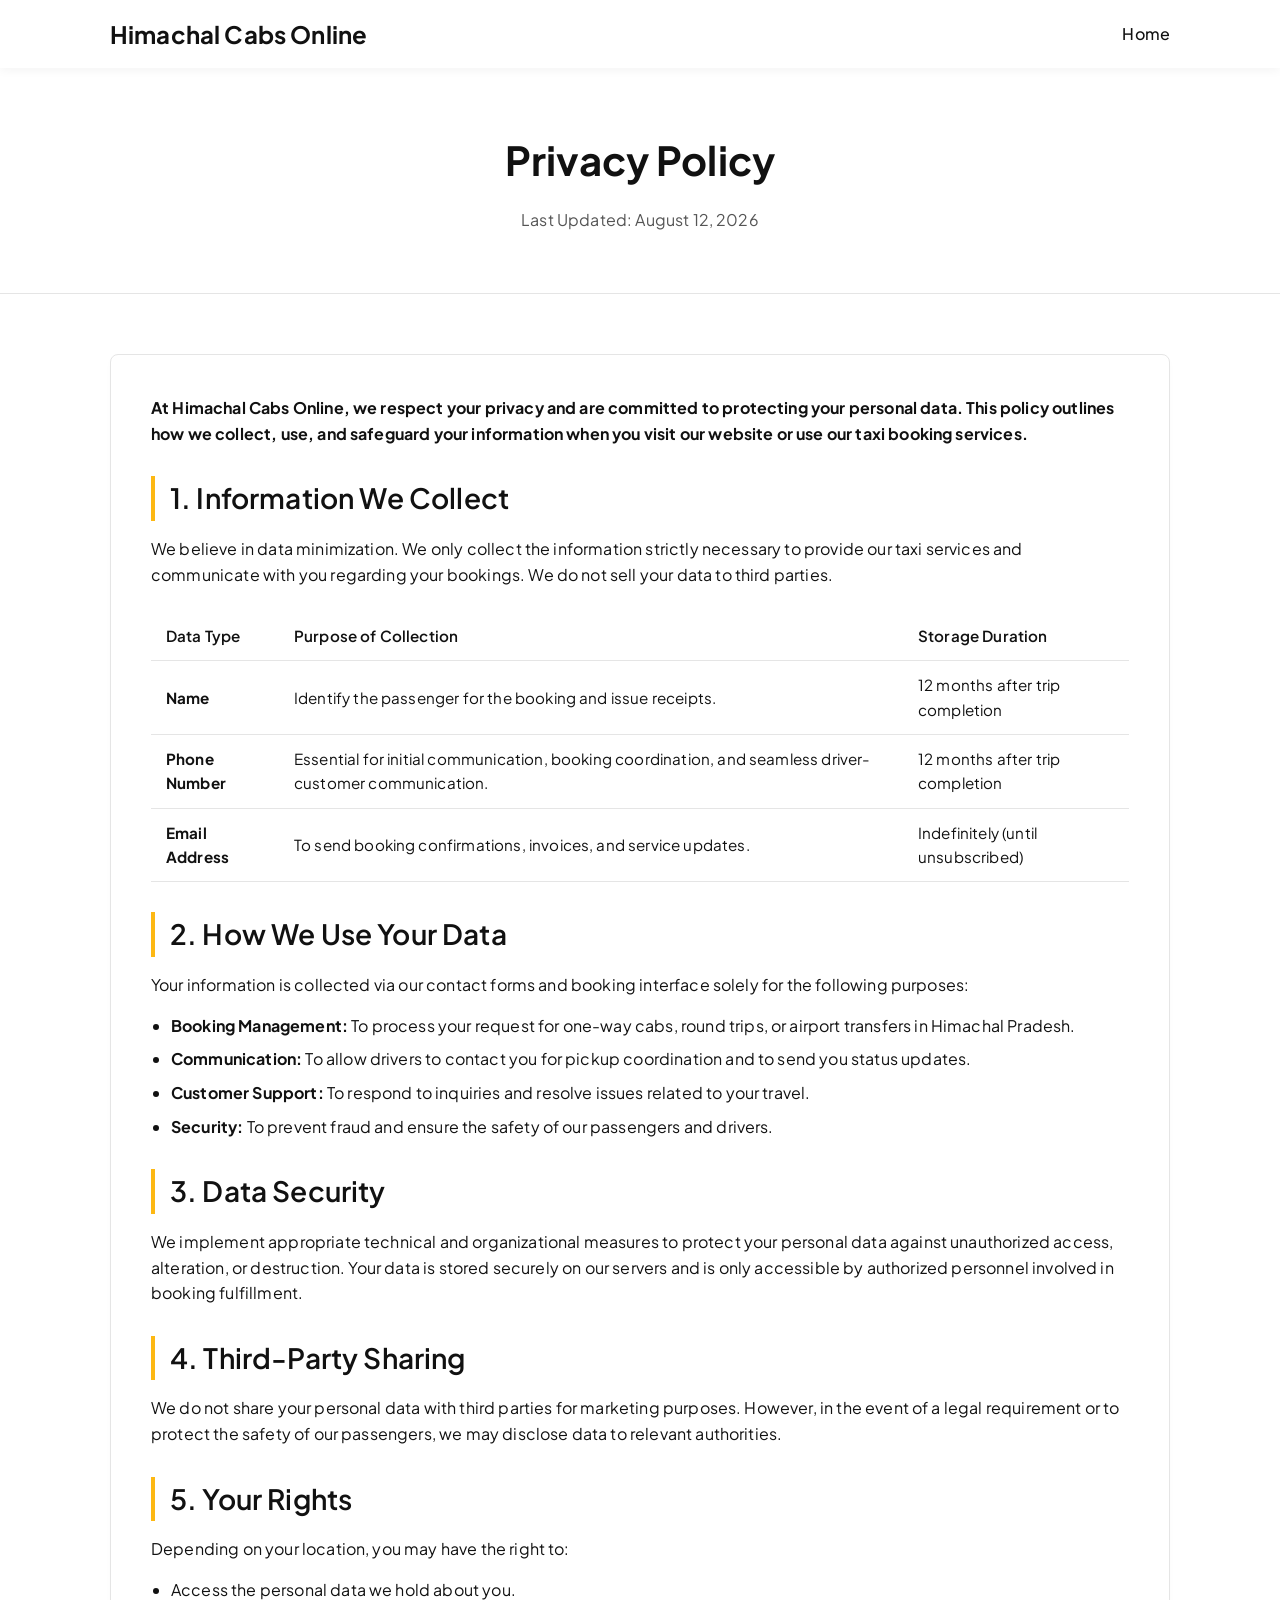
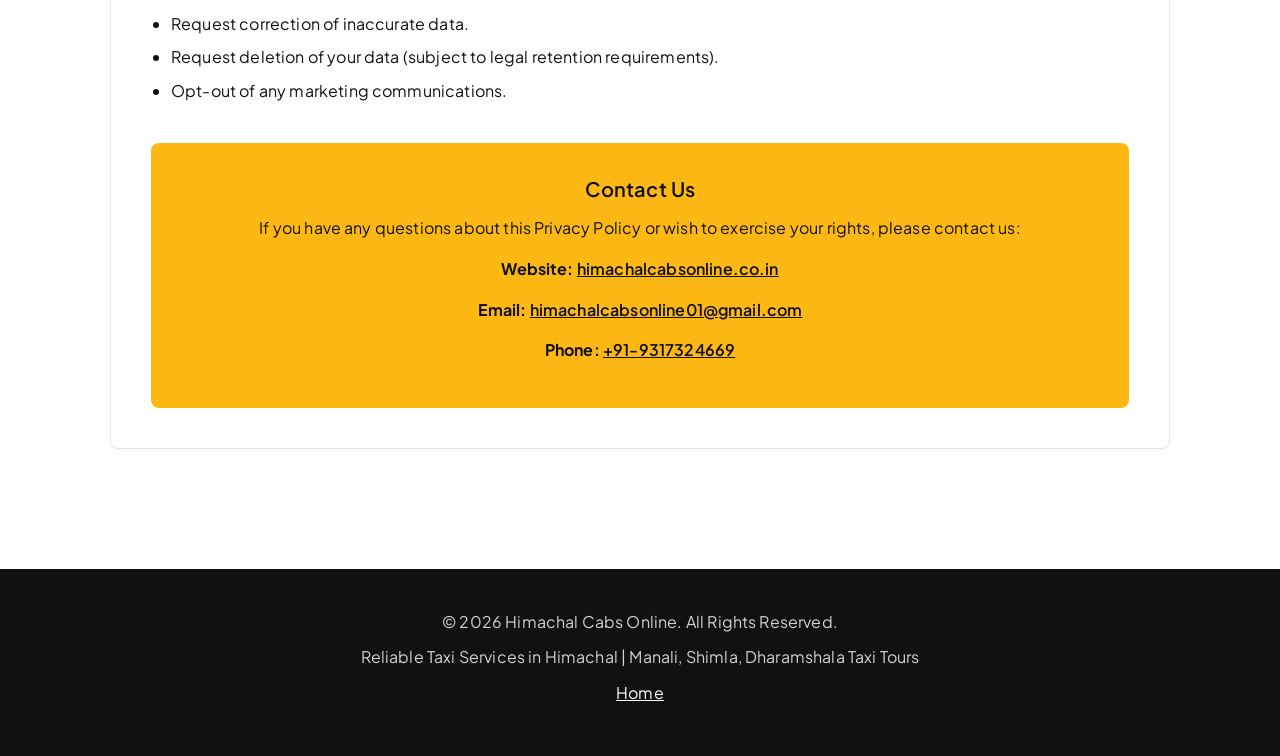
<file: privacy-policy.html>
<!DOCTYPE html>
<html lang="en">
<head>
    <meta charset="UTF-8">
    <meta name="viewport" content="width=device-width, initial-scale=1.0">
    <title>Privacy Policy | Himachal Cabs Online</title>
    <meta name="description" content="Privacy Policy for Himachal Cabs Online. We value your privacy and handle your personal data (Name, Phone, Email) strictly for booking and contact purposes.">

    <!-- Preconnect & Preload -->
    <link rel="preconnect" href="https://fonts.googleapis.com">
    <link rel="preconnect" href="https://fonts.gstatic.com" crossorigin>
    <link rel="preconnect" href="https://cdnjs.cloudflare.com">

    <!-- Google Fonts -->
    <link href="https://fonts.googleapis.com/css2?family=Plus+Jakarta+Sans:wght@200..800&display=swap" rel="stylesheet">
    
    <!-- Font Awesome -->
    <link rel="stylesheet" href="https://cdnjs.cloudflare.com/ajax/libs/font-awesome/6.4.0/css/all.min.css" media="print" onload="this.media='all'">
    <noscript><link rel="stylesheet" href="https://cdnjs.cloudflare.com/ajax/libs/font-awesome/6.4.0/css/all.min.css"></noscript>

    <style>
        /* Core Variables - Adjust these to match your exact homepage colors */
        :root {
            --primary-color: #111111; /* Deep Onyx - Text, borders & navigation */
            --secondary-color: #111111; /* Deep Onyx hover state */
            --accent-color: #FDB813; /* Medallion Yellow - Action buttons */
            --text-dark: #111111;
            --text-light: #555555;
            --bg-light: #FFFFFF;
            --bg-white: #ffffff;
            --border-color: #E5E5E5;
            --font-main: 'Plus Jakarta Sans', system-ui, -apple-system, 'Segoe UI', Arial, sans-serif;
            --max-width: 1100px;
        }

        /* Reset & Base Styles */
        * {
            box-sizing: border-box;
            margin: 0;
            padding: 0;
        }

        body {
            font-family: var(--font-main);
            font-weight: 400;
            letter-spacing: 0.01em;
            line-height: 1.6;
            color: var(--text-dark);
            background-color: var(--bg-white);
            font-size: 16px;
            -webkit-font-smoothing: antialiased;
        }

        a {
            color: var(--primary-color);
            text-decoration: none;
            transition: color 0.3s ease;
        }

        a:hover {
            color: var(--secondary-color);
            text-decoration: underline;
        }

        /* Layout Container */
        .container {
            max-width: var(--max-width);
            margin: 0 auto;
            padding: 0 20px;
        }

        /* Header / Navigation Area */
        header {
            background-color: var(--bg-white);
            box-shadow: 0 2px 10px rgba(0,0,0,0.05);
            padding: 15px 0;
            position: sticky;
            top: 0;
            z-index: 1000;
        }

        .nav-flex {
            display: flex;
            justify-content: space-between;
            align-items: center;
        }

        .logo {
            font-weight: 700;
            font-size: 1.5rem;
            color: var(--primary-color);
            text-decoration: none;
        }

        .nav-links a {
            margin-left: 20px;
            font-weight: 500;
            color: var(--text-dark);
        }

        .nav-links a:hover {
            color: var(--primary-color);
            text-decoration: none;
        }

        /* Policy Page Specific Styles */
        .page-header {
            background-color: var(--bg-light);
            padding: 60px 0;
            text-align: center;
            border-bottom: 1px solid var(--border-color);
        }

        .page-header h1 {
            font-size: 2.5rem;
            font-weight: 700;
            color: var(--primary-color);
            margin-bottom: 15px;
        }

        .page-header p {
            color: var(--text-light);
            max-width: 600px;
            margin: 0 auto;
        }

        .content-section {
            padding: 60px 0;
        }

        .policy-card {
            background: var(--bg-white);
            padding: 40px;
            border-radius: 8px;
            border: 1px solid var(--border-color);
            box-shadow: 0 4px 6px rgba(0,0,0,0.02);
        }

        h2 {
            font-size: 1.75rem;
            color: var(--text-dark);
            margin-top: 30px;
            margin-bottom: 15px;
            font-weight: 600;
            border-left: 4px solid var(--accent-color);
            padding-left: 15px;
        }

        h3 {
            font-size: 1.25rem;
            color: var(--primary-color);
            margin-top: 25px;
            margin-bottom: 10px;
            font-weight: 600;
        }

        p {
            margin-bottom: 15px;
            color: var(--text-dark);
        }

        ul {
            margin-bottom: 20px;
            padding-left: 20px;
        }

        li {
            margin-bottom: 8px;
            color: var(--text-dark);
        }

        /* Data Table for Clarity */
        .data-table {
            width: 100%;
            border-collapse: collapse;
            margin: 25px 0;
            font-size: 0.95rem;
        }

        .data-table th,
        .data-table td {
            text-align: left;
            padding: 12px 15px;
            border-bottom: 1px solid var(--border-color);
        }

        .data-table th {
            background-color: var(--bg-light);
            font-weight: 600;
            color: var(--primary-color);
        }

        .data-table tr:hover {
            background-color: #fafafa;
        }

        /* Contact Box */
        .contact-box {
            background-color: #FDB813;
            color: #111111;
            padding: 30px;
            border-radius: 8px;
            margin-top: 40px;
            text-align: center;
        }

        .contact-box h3 {
            color: #111111;
            margin-top: 0;
        }

        .contact-box a {
            color: var(--text-dark);
            font-weight: 600;
        }

        /* Footer */
        footer {
            background-color: #111111;
            color: #D1D1D1;
            padding: 40px 0;
            text-align: center;
            margin-top: 60px;
        }

        footer p {
            margin-bottom: 10px;
            color: #D1D1D1;
        }

        footer a {
            color: white;
            text-decoration: underline;
        }

        /* Responsive Design */
        @media (max-width: 768px) {
            .page-header h1 {
                font-size: 2rem;
            }

            .nav-links {
                display: none;
            }
            
            .policy-card {
                padding: 25px;
            }

            .nav-flex {
                flex-direction: column;
                gap: 15px;
            }

            .data-table {
                display: block;
                overflow-x: auto;
            }

            .contact-box {
                overflow-x: auto;
                font-size: 3.5vw;
            }

            .nav-links{
                display: none;
            }
        }
    </style>
</head>
<body>

    <!-- Header -->
    <header>
        <div class="container nav-flex">
            <a href="/" class="logo">Himachal Cabs Online</a>
            <nav class="nav-links">
                <a href="/">Home</a>
            </nav>
        </div>
    </header>

    <!-- Page Header -->
    <div class="page-header">
        <div class="container">
            <h1>Privacy Policy</h1>
            <p>Last Updated: August 12, 2026</p>
        </div>
    </div>

    <!-- Main Content -->
    <div class="content-section">
        <div class="container">
            <div class="policy-card">
                
                <p><strong>At Himachal Cabs Online, we respect your privacy and are committed to protecting your personal data. This policy outlines how we collect, use, and safeguard your information when you visit our website or use our taxi booking services.</strong></p>

                <h2>1. Information We Collect</h2>
                <p>We believe in data minimization. We only collect the information strictly necessary to provide our taxi services and communicate with you regarding your bookings. We do not sell your data to third parties.</p>
                
                <table class="data-table">
                    <thead>
                        <tr>
                            <th>Data Type</th>
                            <th>Purpose of Collection</th>
                            <th>Storage Duration</th>
                        </tr>
                    </thead>
                    <tbody>
                        <tr>
                            <td><strong>Name</strong></td>
                            <td>Identify the passenger for the booking and issue receipts.</td>
                            <td>12 months after trip completion</td>
                        </tr>
                        <tr>
                            <td><strong>Phone Number</strong></td>
                            <td>Essential for initial communication, booking coordination, and seamless driver-customer communication.</td>
                            <td>12 months after trip completion</td>
                        </tr>
                        <tr>
                            <td><strong>Email Address</strong></td>
                            <td>To send booking confirmations, invoices, and service updates.</td>
                            <td>Indefinitely (until unsubscribed)</td>
                        </tr>
                    </tbody>
                </table>

                <h2>2. How We Use Your Data</h2>
                <p>Your information is collected via our contact forms and booking interface solely for the following purposes:</p>
                <ul>
                    <li><strong>Booking Management:</strong> To process your request for one-way cabs, round trips, or airport transfers in Himachal Pradesh.</li>
                    <li><strong>Communication:</strong> To allow drivers to contact you for pickup coordination and to send you status updates.</li>
                    <li><strong>Customer Support:</strong> To respond to inquiries and resolve issues related to your travel.</li>
                    <li><strong>Security:</strong> To prevent fraud and ensure the safety of our passengers and drivers.</li>
                </ul>

                <h2>3. Data Security</h2>
                <p>We implement appropriate technical and organizational measures to protect your personal data against unauthorized access, alteration, or destruction. Your data is stored securely on our servers and is only accessible by authorized personnel involved in booking fulfillment.</p>

                <h2>4. Third-Party Sharing</h2>
                <p>We do not share your personal data with third parties for marketing purposes. However, in the event of a legal requirement or to protect the safety of our passengers, we may disclose data to relevant authorities.</p>

                <h2>5. Your Rights</h2>
                <p>Depending on your location, you may have the right to:</p>
                <ul>
                    <li>Access the personal data we hold about you.</li>
                    <li>Request correction of inaccurate data.</li>
                    <li>Request deletion of your data (subject to legal retention requirements).</li>
                    <li>Opt-out of any marketing communications.</li>
                </ul>

                <div class="contact-box">
                    <h3 style="color: #111111;">Contact Us</h3>
                    <p>If you have any questions about this Privacy Policy or wish to exercise your rights, please contact us:</p>
                    <p><strong>Website:</strong> <a href="https://himachalcabsonline.co.in" style="color: #111111; text-decoration: underline;">himachalcabsonline.co.in</a></p>
                    <p><strong>Email:</strong> <a href="mailto:himachalcabsonline01@gmail.com" style="color: #111111; text-decoration: underline;">himachalcabsonline01@gmail.com</a></p>
                    <p><strong>Phone:</strong> <a href="tel:+919317324669" style="color: #111111; text-decoration: underline;">+91-9317324669</a></p>
                </div>

            </div>
        </div>
    </div>

    <!-- Footer -->
    <footer>
        <div class="container">
            <p>&copy; 2026 Himachal Cabs Online. All Rights Reserved.</p>
            <p>Reliable Taxi Services in Himachal | Manali, Shimla, Dharamshala Taxi Tours</p>
            <p>
                <a href="/">Home</a>
            </p>
        </div>
    </footer>

</body>
</html>
</file>
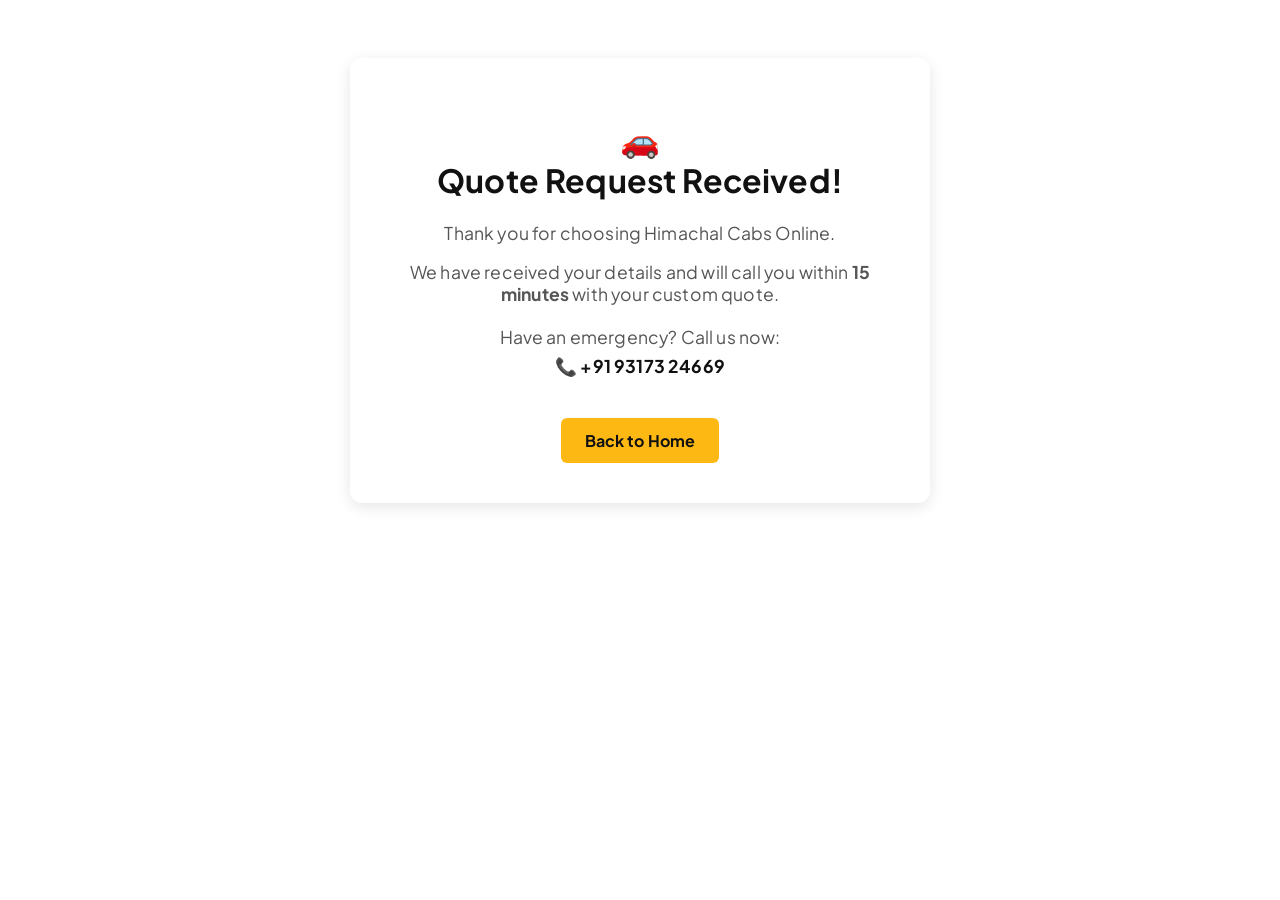
<file: success.html>
<!DOCTYPE html>
<html lang="en">

<head>
    <!-- Google Tag Manager -->
    <script>(function (w, d, s, l, i) {
            w[l] = w[l] || []; w[l].push({
                'gtm.start':
                    new Date().getTime(), event: 'gtm.js'
            }); var f = d.getElementsByTagName(s)[0],
                j = d.createElement(s), dl = l != 'dataLayer' ? '&l=' + l : ''; j.async = true; j.src =
                    'https://www.googletagmanager.com/gtm.js?id=' + i + dl; f.parentNode.insertBefore(j, f);
        })(window, document, 'script', 'dataLayer', 'GTM-5KZDTW64');</script>
    <!-- End Google Tag Manager -->
    <meta charset="UTF-8">
    <meta name="viewport" content="width=device-width, initial-scale=1.0">
    <title>Thank You - Himachal Cabs Online</title>
    <link rel="preconnect" href="https://fonts.googleapis.com">
    <link rel="preconnect" href="https://fonts.gstatic.com" crossorigin>
    <link href="https://fonts.googleapis.com/css2?family=Plus+Jakarta+Sans:wght@200..800&display=swap" rel="stylesheet">
    <style>
        body {
            font-family: 'Plus Jakarta Sans', system-ui, -apple-system, 'Segoe UI', Arial, sans-serif;
            font-weight: 400;
            letter-spacing: 0.01em;
            text-align: center;
            padding: 50px;
            background: #FFFFFF;
        }

        .success-box {
            background: white;
            padding: 40px;
            border-radius: 12px;
            max-width: 500px;
            margin: 0 auto;
            box-shadow: 0 4px 15px rgba(0, 0, 0, 0.1);
        }

        h1 {
            color: #111111;
        }

        p {
            font-size: 1.1rem;
            color: #555;
        }

        .btn {
            display: inline-block;
            margin-top: 20px;
            padding: 12px 24px;
            background: #FDB813;
            color: #111111;
            text-decoration: none;
            border-radius: 6px;
            font-weight: bold;
        }
    </style>
</head>

<body>
        <!-- Google Tag Manager (noscript) -->
    <noscript><iframe src="https://www.googletagmanager.com/ns.html?id=GTM-5KZDTW64" height="0" width="0"
            style="display:none;visibility:hidden"></iframe></noscript>
    <!-- End Google Tag Manager (noscript) -->
    <div class="success-box">
        <h1>🚗 <br> Quote Request Received!</h1>
        <p>Thank you for choosing Himachal Cabs Online.</p>
        <p>We have received your details and will call you within <strong>15 minutes</strong> with your custom quote.
        </p>
        <p style="line-height: 1.8rem;">Have an emergency? Call us now: <br>
            <a href="tel:+919317324669" style="text-decoration: none; color: #111111; font-weight: bold;">📞
                +91 93173 24669</a>
        </p>
        <a href="/" class="btn">Back to Home</a>
    </div>
</body>

</html>
</file>
